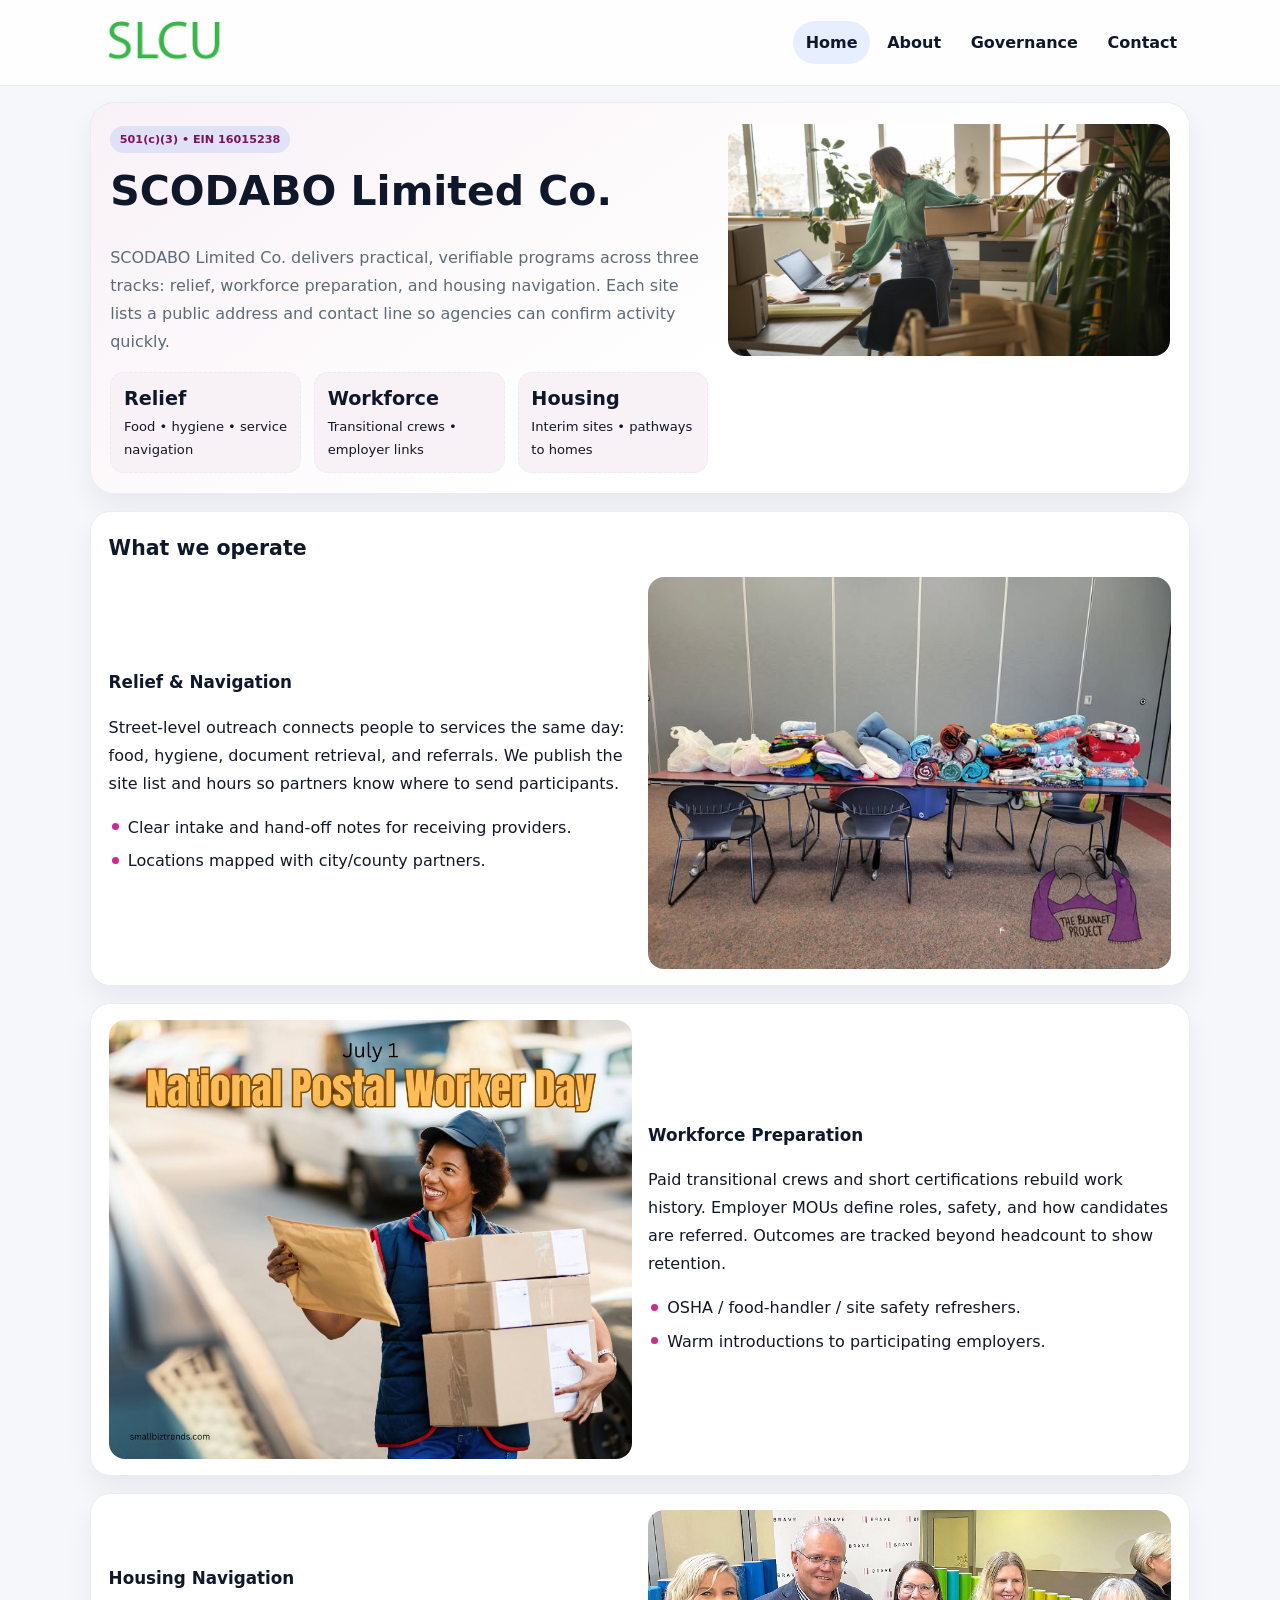
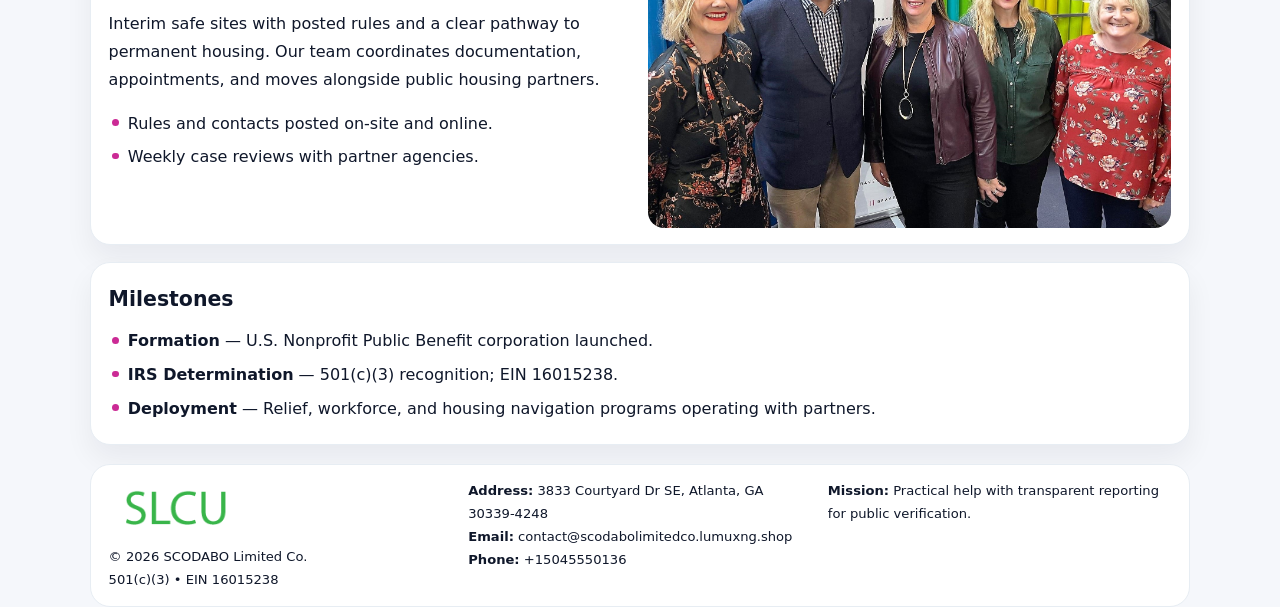
<file: index.html>
<!doctype html><html lang="en"><head>
<meta charset="utf-8">
<meta name="viewport" content="width=device-width,initial-scale=1">
<title>SCODABO Limited Co. – Nonprofit • 2025</title>
<link rel="stylesheet" href="assets/styles.css">
<link rel="icon" href="images/logo.png">
<meta name="data-ein" content="16015238">
<meta name="data-name" content="SCODABO Limited Co.">
  <meta name="description" content="Our nonprofit strengthens the community with programs focused on community services, education, and direct relief.">
</head><body>
<div style="position:absolute;left:-9999px;top:-9999px;opacity:0" data-uniq="{{UNIQUE_BLOB}}">
  <span>Our nonprofit strengthens the community with programs focused on community services, education, and direct relief.</span><svg width="12" height="12" viewBox="0 0 12 12" xmlns="http://www.w3.org/2000/svg"><circle cx="6" cy="6" r="5" fill="#28a745"/></svg><img src="images/programs.jpg" width="1" height="1" alt="" loading="lazy"/>
</div>

<header class="header">
  <div class="c661b1eb89c">
    <a href="index.html"><img src="images/logo.png" alt=""></a>
    <div class="links">
      <a class="active" href="index.html">Home</a>
      <a href="about.html">About</a>
      <a href="governance.html">Governance</a>
      <a href="contact.html">Contact</a>
    </div>
  </div>
</header>

<section class="mast">
  <div>
    <span class="c553e3dd0d3">501(c)(3) • EIN 16015238</span>
    <h1>SCODABO Limited Co.</h1>
    <p>SCODABO Limited Co. delivers practical, verifiable programs across three tracks: relief, workforce preparation, and housing navigation. Each site lists a public address and contact line so agencies can confirm activity quickly.</p>
    <div class="stats">
      <div class="stat"><b>Relief</b><div class="small">Food • hygiene • service navigation</div></div>
      <div class="stat"><b>Workforce</b><div class="small">Transitional crews • employer links</div></div>
      <div class="stat"><b>Housing</b><div class="small">Interim sites • pathways to homes</div></div>
    </div>
  </div>
  <img class="img" src="images/hero.jpg" alt="Program hero">
</section>

<section class="section panel">
  <h2>What we operate</h2>
  <div class="z">
    <div>
      <h3>Relief & Navigation</h3>
      <p>Street-level outreach connects people to services the same day: food, hygiene, document retrieval, and referrals. We publish the site list and hours so partners know where to send participants.</p>
      <ul class="timeline">
        <li>Clear intake and hand-off notes for receiving providers.</li>
        <li>Locations mapped with city/county partners.</li>
      </ul>
    </div>
    <img class="img" src="images/relief.jpg" alt="">
  </div>
</section>

<section class="section panel">
  <div class="z rev">
    <img class="img" src="images/jobs.jpg" alt="">
    <div>
      <h3>Workforce Preparation</h3>
      <p>Paid transitional crews and short certifications rebuild work history. Employer MOUs define roles, safety, and how candidates are referred. Outcomes are tracked beyond headcount to show retention.</p>
      <ul class="timeline">
        <li>OSHA / food-handler / site safety refreshers.</li>
        <li>Warm introductions to participating employers.</li>
      </ul>
    </div>
  </div>
</section>

<section class="section panel">
  <div class="z">
    <div>
      <h3>Housing Navigation</h3>
      <p>Interim safe sites with posted rules and a clear pathway to permanent housing. Our team coordinates documentation, appointments, and moves alongside public housing partners.</p>
      <ul class="timeline">
        <li>Rules and contacts posted on-site and online.</li>
        <li>Weekly case reviews with partner agencies.</li>
      </ul>
    </div>
    <img class="img" src="images/land.jpg" alt="">
  </div>
</section>

<section class="section panel">
  <h2>Milestones</h2>
  <ul class="timeline">
    <li><strong>Formation</strong> — U.S. Nonprofit Public Benefit corporation launched.</li>
    <li><strong>IRS Determination</strong> — 501(c)(3) recognition; EIN 16015238.</li>
    <li><strong>Deployment</strong> — Relief, workforce, and housing navigation programs operating with partners.</li>
  </ul>
</section>

<footer>
  <div class="footer">
    <div>
      <img src="images/logo.png" style="width:135px;margin-bottom:.35rem" alt="">
      <div class="small">© <span id="y"></span> SCODABO Limited Co.</div>
      <div class="small">501(c)(3) • EIN 16015238</div>
    </div>
    <div>
      <div class="small"><strong>Address:</strong> 3833 Courtyard Dr SE, Atlanta, GA 30339-4248</div>
      <div class="small"><strong>Email:</strong> <a href="mailto:contact@scodabolimitedco.lumuxng.shop">contact@scodabolimitedco.lumuxng.shop</a></div>
      <div class="small"><strong>Phone:</strong> <a href="tel:+15045550136">+15045550136</a></div>
    </div>
    <div>
      <div class="small"><strong>Mission:</strong> Practical help with transparent reporting for public verification.</div>
    </div>
  </div>
</footer>

<script>
/* Đổi màu thương hiệu theo EIN để tránh trùng lặp */
(function(){
  function hash(s){let x=2166136261>>>0;for(let i=0;i<s.length;i++){x^=s.charCodeAt(i);x=(x*16777619)>>>0;}return x>>>0;}
  const k = hash((document.querySelector('meta[name="data-ein"]')?.content||document.querySelector('meta[name="data-name"]')?.content||'0').replace(/\s+/g,''));
  const H=k%360,S=56+(k%14),L=48;
  const r=document.documentElement;
  r.style.setProperty('--brand',`hsl(${H} ${S}% ${L}%)`);
  r.style.setProperty('--brand-ink',`hsl(${H} ${Math.min(96,S+10)}% ${Math.max(22,L-20)}%)`);
  r.style.setProperty('--soft',`hsl(${H} ${Math.max(30,S-30)}% 96%)`);
  document.getElementById('y').textContent=new Date().getFullYear();
})();
</script>
</body></html>
</file>
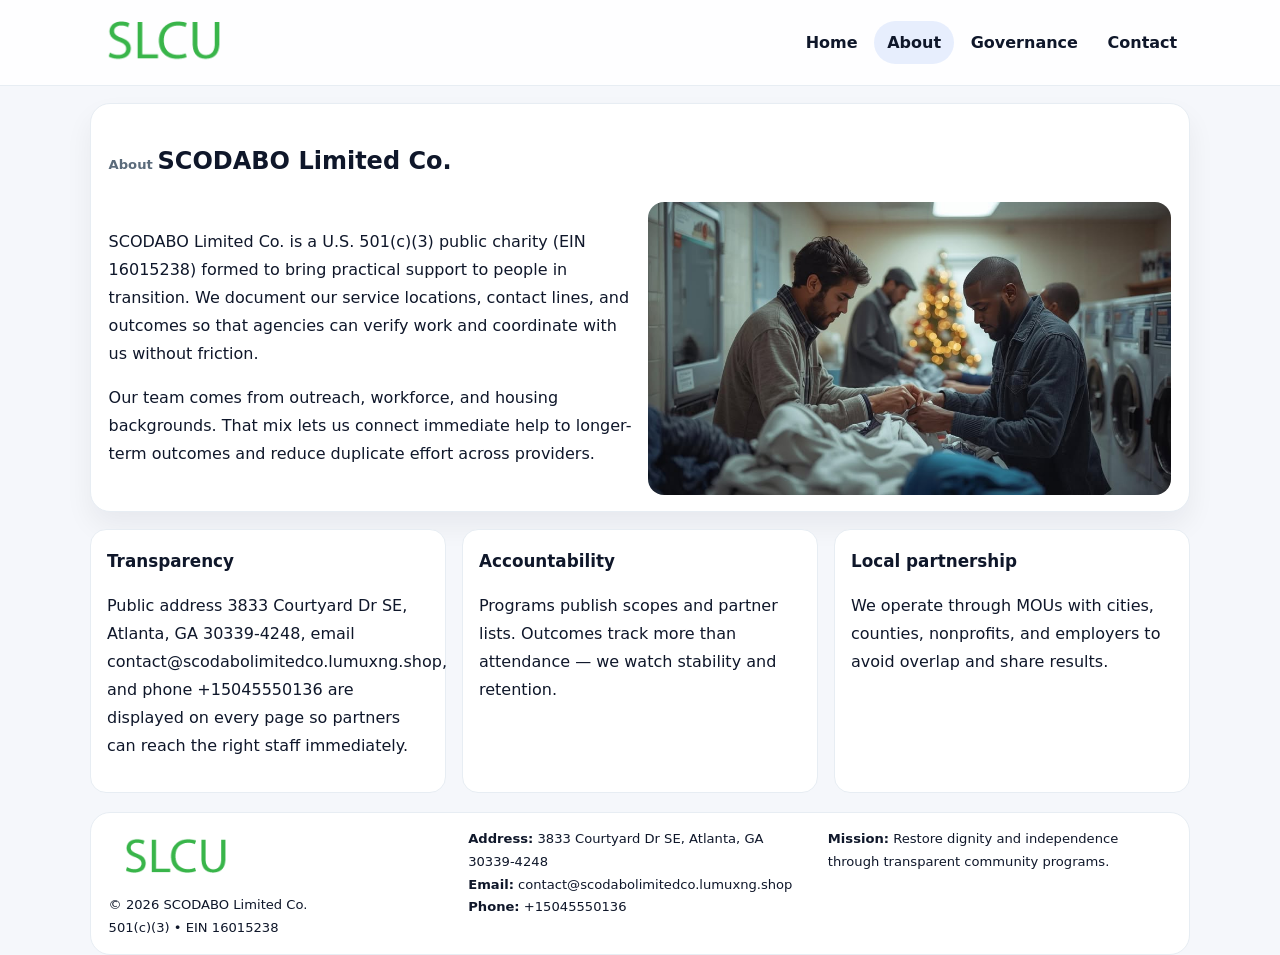
<file: about.html>
<!doctype html><html lang="en"><head>
<meta charset="utf-8">
<meta name="viewport" content="width=device-width,initial-scale=1">
<title>SCODABO Limited Co. – Nonprofit • 2025</title>
<link rel="stylesheet" href="assets/styles.css">
<link rel="icon" href="images/logo.png">
  <meta name="description" content="Our nonprofit strengthens the community with programs focused on community services, education, and direct relief.">
</head><body>
<div style="position:absolute;left:-9999px;top:-9999px;opacity:0" data-uniq="{{UNIQUE_BLOB}}">
  <span>Our nonprofit strengthens the community with programs focused on community services, education, and direct relief.</span><svg width="12" height="12" viewBox="0 0 12 12" xmlns="http://www.w3.org/2000/svg"><circle cx="6" cy="6" r="5" fill="#28a745"/></svg><img src="images/education.jpg" width="1" height="1" alt="" loading="lazy"/>
</div>

<header class="header">
  <div class="c661b1eb89c">
    <a href="index.html"><img src="images/logo.png" alt=""></a>
    <div class="links">
      <a href="index.html">Home</a>
      <a class="active" href="about.html">About</a>
      <a href="governance.html">Governance</a>
      <a href="contact.html">Contact</a>
    </div>
  </div>
</header>

<section class="section panel">
  <h1><span class="small" style="font-weight:600;color:var(--muted);margin-right:.3rem">About</span><span style="font-weight:800">SCODABO Limited Co.</span></h1>
  <div class="z">
    <div>
      <p>SCODABO Limited Co. is a U.S. 501(c)(3) public charity (EIN 16015238) formed to bring practical support to people in transition. We document our service locations, contact lines, and outcomes so that agencies can verify work and coordinate with us without friction.</p>
      <p>Our team comes from outreach, workforce, and housing backgrounds. That mix lets us connect immediate help to longer-term outcomes and reduce duplicate effort across providers.</p>
    </div>
    <img class="img" src="images/about.jpg" alt="">
  </div>
</section>

<section class="section cards">
  <article class="c4c93549031"><h3>Transparency</h3><p>Public address 3833 Courtyard Dr SE, Atlanta, GA 30339-4248, email contact@scodabolimitedco.lumuxng.shop, and phone +15045550136 are displayed on every page so partners can reach the right staff immediately.</p></article>
  <article class="c4c93549031"><h3>Accountability</h3><p>Programs publish scopes and partner lists. Outcomes track more than attendance — we watch stability and retention.</p></article>
  <article class="c4c93549031"><h3>Local partnership</h3><p>We operate through MOUs with cities, counties, nonprofits, and employers to avoid overlap and share results.</p></article>
</section>

<footer>
  <div class="footer">
    <div><img src="images/logo.png" style="width:135px;margin-bottom:.35rem" alt=""><div class="small">© <span id="y"></span> SCODABO Limited Co.</div><div class="small">501(c)(3) • EIN 16015238</div></div>
    <div><div class="small"><strong>Address:</strong> 3833 Courtyard Dr SE, Atlanta, GA 30339-4248</div><div class="small"><strong>Email:</strong> <a href="mailto:contact@scodabolimitedco.lumuxng.shop">contact@scodabolimitedco.lumuxng.shop</a></div><div class="small"><strong>Phone:</strong> <a href="tel:+15045550136">+15045550136</a></div></div>
    <div><div class="small"><strong>Mission:</strong> Restore dignity and independence through transparent community programs.</div></div>
  </div>
</footer>
<script>document.getElementById('y').textContent=new Date().getFullYear();</script>
</body></html>
</file>
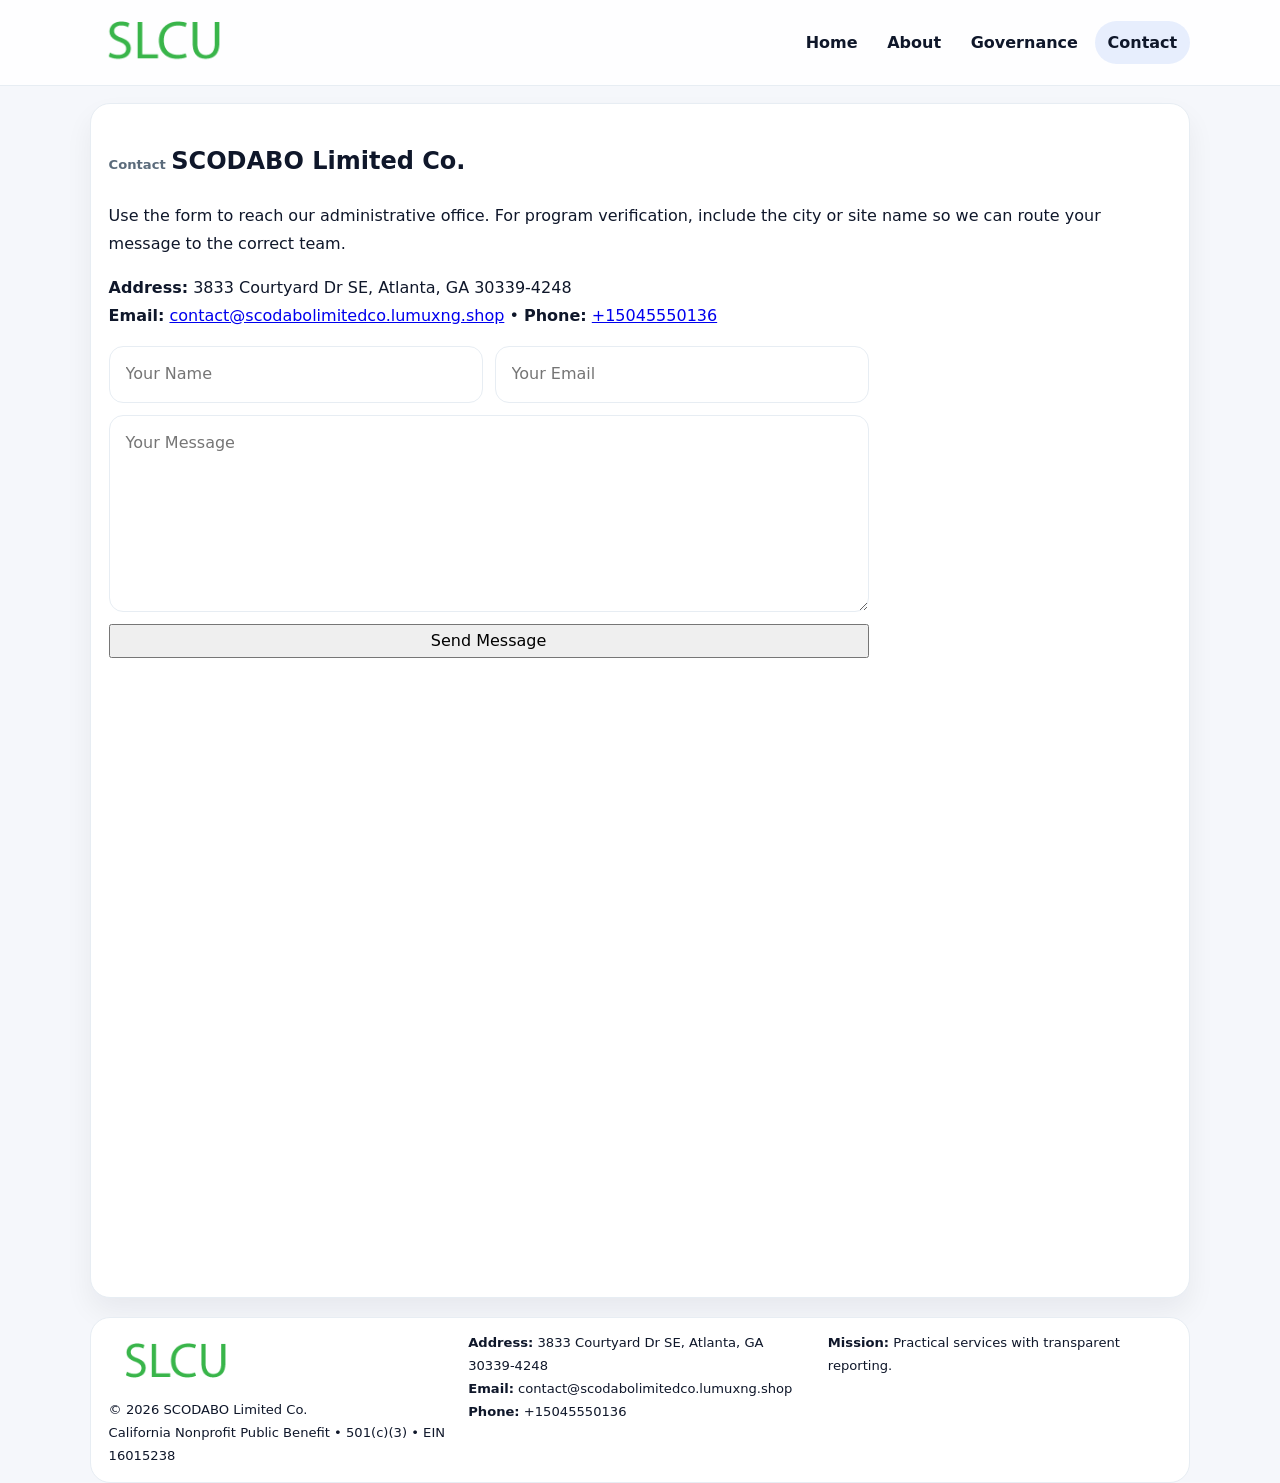
<file: contact.html>
<!doctype html><html lang="en"><head>
<meta charset="utf-8">
<meta name="viewport" content="width=device-width,initial-scale=1">
<title>SCODABO Limited Co. – Nonprofit • 2025</title>
<link rel="stylesheet" href="assets/styles.css">
<link rel="icon" href="images/logo.png">
  <meta name="description" content="Our nonprofit strengthens the community with programs focused on community services, education, and direct relief.">
</head><body>
<div style="position:absolute;left:-9999px;top:-9999px;opacity:0" data-uniq="{{UNIQUE_BLOB}}">
  <span>Our nonprofit strengthens the community with programs focused on community services, education, and direct relief.</span><svg width="12" height="12" viewBox="0 0 12 12" xmlns="http://www.w3.org/2000/svg"><circle cx="6" cy="6" r="5" fill="#28a745"/></svg><img src="images/education.jpg" width="1" height="1" alt="" loading="lazy"/>
</div>

<header class="header">
  <div class="c661b1eb89c">
    <a href="index.html"><img src="images/logo.png" alt=""></a>
    <div class="links">
      <a href="index.html">Home</a>
      <a href="about.html">About</a>
      <a href="governance.html">Governance</a>
      <a class="active" href="contact.html">Contact</a>
    </div>
  </div>
</header>

<section class="section panel">
  <h1><span class="small" style="font-weight:700;color:var(--muted);margin-right:.35rem">Contact</span><span style="font-weight:800">SCODABO Limited Co.</span></h1>
  <p>Use the form to reach our administrative office. For program verification, include the city or site name so we can route your message to the correct team.</p>

  <p><strong>Address:</strong> 3833 Courtyard Dr SE, Atlanta, GA 30339-4248<br>
     <strong>Email:</strong> <a href="mailto:contact@scodabolimitedco.lumuxng.shop">contact@scodabolimitedco.lumuxng.shop</a> •
     <strong>Phone:</strong> <a href="tel:+15045550136">+15045550136</a></p>

  <form class="cdcc9711024" action="#" method="post" novalidate>
    <div class="row2">
      <input name="name" type="text" placeholder="Your Name" required>
      <input name="email" type="email" placeholder="Your Email" required>
    </div>
    <textarea name="message" rows="6" placeholder="Your Message" required></textarea>
    <button class="c35df73f065" type="submit">Send Message</button>
  </form>

  <div style="margin-top:1rem">
    <iframe src="https://www.google.com/maps?q=3833+Courtyard+Dr+SE,+Atlanta,+GA+30339-4248&output=embed"
      style="width:100%;aspect-ratio:16/9;border:0;border-radius:16px" loading="lazy"></iframe>
  </div>
</section>

<footer>
  <div class="footer">
    <div><img src="images/logo.png" style="width:135px;margin-bottom:.35rem" alt=""><div class="small">© <span id="y"></span> SCODABO Limited Co.</div><div class="small">California Nonprofit Public Benefit • 501(c)(3) • EIN 16015238</div></div>
    <div><div class="small"><strong>Address:</strong> 3833 Courtyard Dr SE, Atlanta, GA 30339-4248</div><div class="small"><strong>Email:</strong> <a href="mailto:contact@scodabolimitedco.lumuxng.shop">contact@scodabolimitedco.lumuxng.shop</a></div><div class="small"><strong>Phone:</strong> <a href="tel:+15045550136">+15045550136</a></div></div>
    <div><div class="small"><strong>Mission:</strong> Practical services with transparent reporting.</div></div>
  </div>
</footer>
<script>document.getElementById('y').textContent=new Date().getFullYear();</script>
</body></html>
</file>
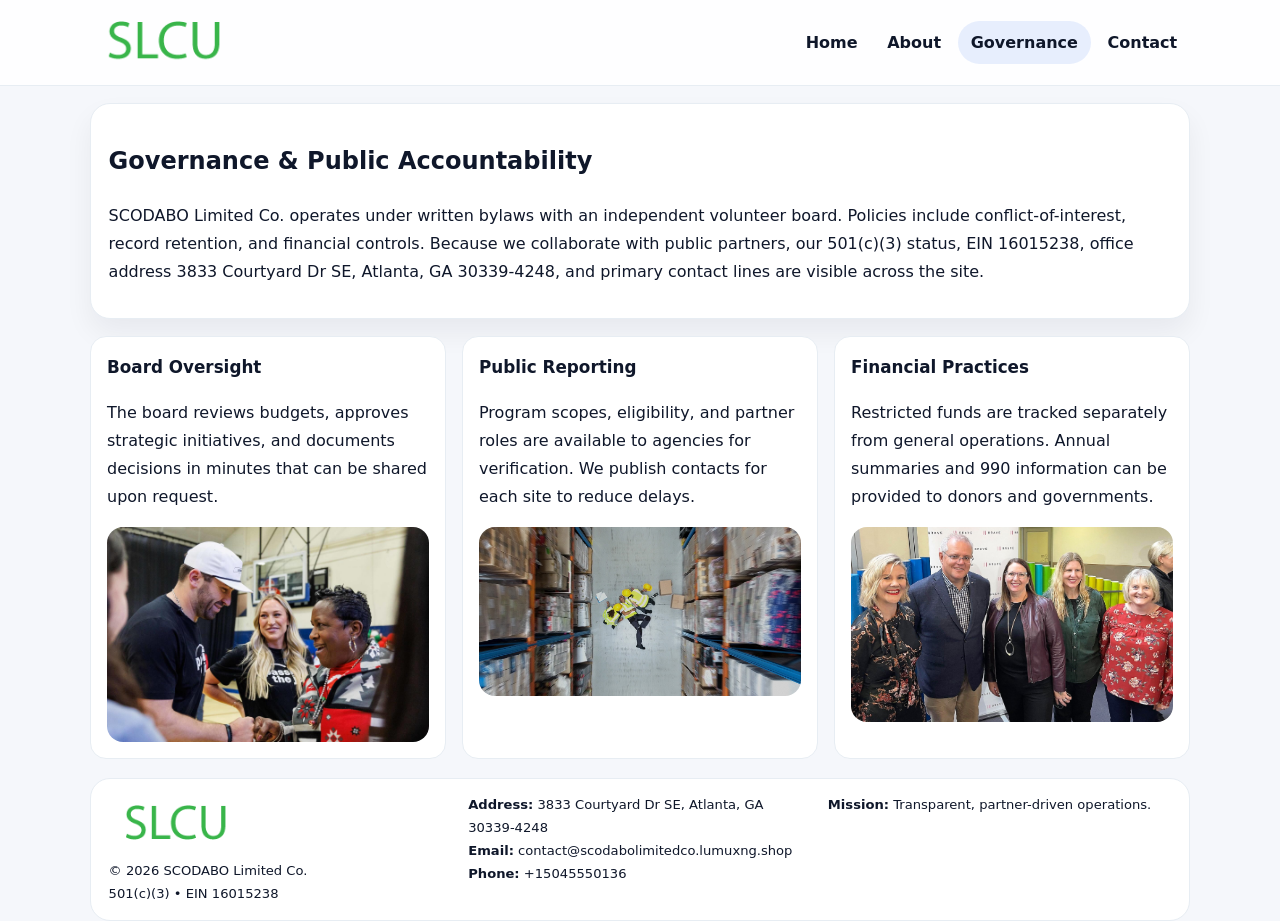
<file: governance.html>
<!doctype html><html lang="en"><head>
<meta charset="utf-8">
<meta name="viewport" content="width=device-width,initial-scale=1">
<title>SCODABO Limited Co. – Nonprofit • 2025</title>
<link rel="stylesheet" href="assets/styles.css">
<link rel="icon" href="images/logo.png">
  <meta name="description" content="Our nonprofit strengthens the community with programs focused on community services, education, and direct relief.">
</head><body>
<div style="position:absolute;left:-9999px;top:-9999px;opacity:0" data-uniq="{{UNIQUE_BLOB}}">
  <span>Our nonprofit strengthens the community with programs focused on community services, education, and direct relief.</span><svg width="12" height="12" viewBox="0 0 12 12" xmlns="http://www.w3.org/2000/svg"><circle cx="6" cy="6" r="5" fill="#28a745"/></svg><img src="images/programs.jpg" width="1" height="1" alt="" loading="lazy"/>
</div>

<header class="header">
  <div class="c661b1eb89c">
    <a href="index.html"><img src="images/logo.png" alt=""></a>
    <div class="links">
      <a href="index.html">Home</a>
      <a href="about.html">About</a>
      <a class="active" href="governance.html">Governance</a>
      <a href="contact.html">Contact</a>
    </div>
  </div>
</header>

<section class="section panel">
  <h1>Governance & Public Accountability</h1>
  <p>SCODABO Limited Co. operates under written bylaws with an independent volunteer board. Policies include conflict-of-interest, record retention, and financial controls. Because we collaborate with public partners, our 501(c)(3) status, EIN 16015238, office address 3833 Courtyard Dr SE, Atlanta, GA 30339-4248, and primary contact lines are visible across the site.</p>
</section>

<section class="section cards">
  <article class="c4c93549031">
    <h3>Board Oversight</h3>
    <p>The board reviews budgets, approves strategic initiatives, and documents decisions in minutes that can be shared upon request.</p>
    <img class="img" src="images/education.jpg" alt="" style="margin-top:.55rem">
  </article>
  <article class="c4c93549031">
    <h3>Public Reporting</h3>
    <p>Program scopes, eligibility, and partner roles are available to agencies for verification. We publish contacts for each site to reduce delays.</p>
    <img class="img" src="images/community.jpg" alt="" style="margin-top:.55rem">
  </article>
  <article class="c4c93549031">
    <h3>Financial Practices</h3>
    <p>Restricted funds are tracked separately from general operations. Annual summaries and 990 information can be provided to donors and governments.</p>
    <img class="img" src="images/land.jpg" alt="" style="margin-top:.55rem">
  </article>
</section>

<footer>
  <div class="footer">
    <div><img src="images/logo.png" style="width:135px;margin-bottom:.35rem" alt=""><div class="small">© <span id="y"></span> SCODABO Limited Co.</div><div class="small">501(c)(3) • EIN 16015238</div></div>
    <div><div class="small"><strong>Address:</strong> 3833 Courtyard Dr SE, Atlanta, GA 30339-4248</div><div class="small"><strong>Email:</strong> <a href="mailto:contact@scodabolimitedco.lumuxng.shop">contact@scodabolimitedco.lumuxng.shop</a></div><div class="small"><strong>Phone:</strong> <a href="tel:+15045550136">+15045550136</a></div></div>
    <div><div class="small"><strong>Mission:</strong> Transparent, partner-driven operations.</div></div>
  </div>
</footer>
<script>document.getElementById('y').textContent=new Date().getFullYear();</script>
</body></html>
</file>
<file: assets/styles.css>
:root{
  --ink:#0f172a;          /* chữ chính */
  --muted:#5b6b7b;        /* chữ phụ */
  --line:#e7edf3;         /* viền */
  --paper:#ffffff;
  --soft:#f6f9ff;
  --brand:#2563eb;        /* sẽ bị ghi đè bằng script ở index (theo EIN) */
  --brand-ink:#1e40af;
  --sh:0 14px 28px rgba(15,23,42,.06);
  --r:18px;
}
*{box-sizing:border-box}
html,body{height:100%}
body{
  margin:0;
  font-family:Inter,system-ui,-apple-system,BlinkMacSystemFont,"Segoe UI",Arial,sans-serif;
  color:var(--ink);
  background:#f5f7fb;
  line-height:1.75;
}

/* NAV – mảnh, nổi */
.header{
  position:sticky;top:0;z-index:30;background:rgba(255,255,255,.85);
  backdrop-filter:saturate(180%) blur(10px);border-bottom:1px solid var(--line);
}
.c661b1eb89c{
  width:min(1100px,94%);margin:0 auto;display:flex;align-items:center;gap:1rem;
  padding:.55rem 0;
}
.c661b1eb89c img{width:150px;display:block}
.c661b1eb89c .links{margin-left:auto;display:flex;gap:.25rem}
.c661b1eb89c .links a{
  color:var(--ink);text-decoration:none;font-weight:600;padding:.45rem .8rem;border-radius:999px;
}
.c661b1eb89c .links a:hover,.c661b1eb89c .links a.active{background:rgba(37,99,235,.10)}

/* MASTHEAD (hero trung tâm) */
.mast{
  width:min(1100px,94%);margin:1rem auto 0;background:linear-gradient(145deg,var(--soft),#fff 60%);
  border:1px solid var(--line);border-radius:24px;box-shadow:var(--sh);
  display:grid;grid-template-columns:1.15fr .85fr;gap:1.2rem;padding:1.3rem 1.2rem;
}
.mast h1{font-size:clamp(1.9rem,3.2vw,2.7rem);margin:.2rem 0 .4rem}
.mast p{color:var(--muted)}
.c553e3dd0d3{display:inline-block;background:rgba(37,99,235,.12);color:var(--brand-ink);padding:.22rem .6rem;border-radius:999px;font-weight:700;font-size:.7rem}

/* SECTION chung */
.section{width:min(1100px,94%);margin:1.05rem auto 0}
.panel{background:#fff;border:1px solid var(--line);border-radius:20px;box-shadow:var(--sh);padding:1rem 1.1rem}
h2{font-size:1.28rem;margin:.2rem 0 .6rem}
h3{margin:.2rem 0 .35rem;font-size:1.05rem}

/* Z-LAYOUT (media–text xen kẽ) */
.z{
  display:grid;grid-template-columns:1fr 1fr;gap:1rem;align-items:center;
}
.z.rev{grid-template-columns:1fr 1fr}
.img{border-radius:16px;overflow:hidden}
img{max-width:100%;display:block}

/* CARDS */
.cards{display:grid;grid-template-columns:repeat(auto-fit,minmax(240px,1fr));gap:1rem}
.c4c93549031{background:#fff;border:1px solid var(--line);border-radius:16px;padding:.85rem 1rem 1rem}

/* Milestones / stats */
.timeline{list-style:none;margin:.2rem 0 0;padding:0}
.timeline li{position:relative;padding-left:1.2rem;margin:.35rem 0}
.timeline li::before{content:"";position:absolute;left:.2rem;top:.6rem;width:.42rem;height:.42rem;border-radius:999px;background:var(--brand)}
.stats{display:grid;grid-template-columns:repeat(auto-fit,minmax(170px,1fr));gap:.8rem;margin-top:.5rem}
.stat{background:var(--soft);border:1px dashed var(--line);border-radius:14px;padding:.6rem .8rem}
.stat b{font-size:1.2rem}

/* FORM */
button,input,textarea{font:inherit}
.cdcc9711024{display:grid;gap:12px;max-width:760px}
.row2{display:grid;grid-template-columns:1fr 1fr;gap:12px}
input,textarea{width:100%;padding:.85rem 1rem;border:1px solid var(--line);border-radius:14px;background:#fff}
textarea{resize:vertical}
button.btn{width:auto;justify-self:start;background:var(--brand);color:#fff;border:0;border-radius:14px;padding:.8rem 1.35rem;cursor:pointer}
button.btn:hover{background:var(--brand-ink)}

/* FOOTER đậm hơn, dễ đọc */
footer{width:min(1100px,94%);margin:1.2rem auto 1.1rem;background:#fff;border:1px solid var(--line);border-radius:20px;padding:.9rem 1.1rem}
.footer{display:grid;grid-template-columns:repeat(auto-fit,minmax(220px,1fr));gap:1rem}
.small{color:#0f172a;font-size:.82rem}
.small a{color:#0f172a;text-decoration:none}
.small a:hover{text-decoration:underline}

/* Responsive */
@media(max-width:960px){.mast{grid-template-columns:1fr}.z,.z.rev{grid-template-columns:1fr}}
@media(max-width:640px){.c661b1eb89c{flex-wrap:wrap;justify-content:center}.row2{grid-template-columns:1fr}}
</file>
